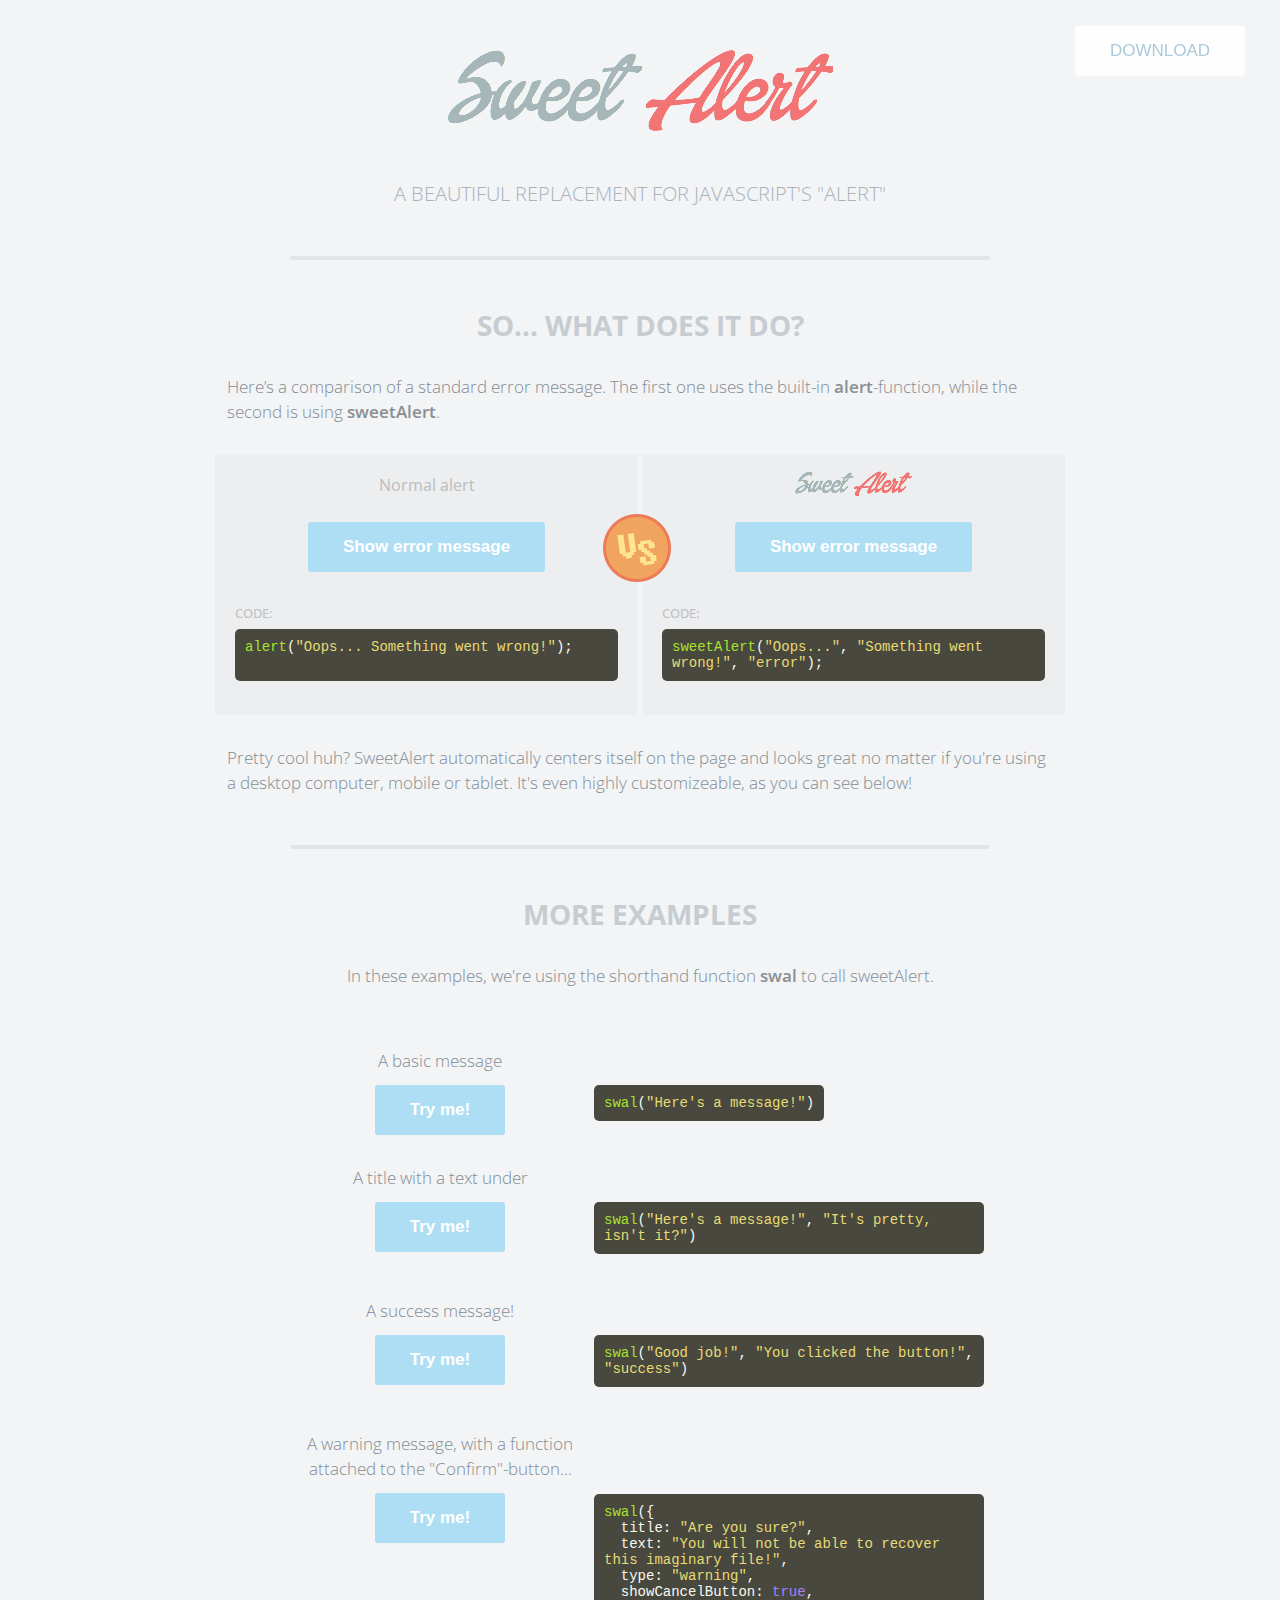
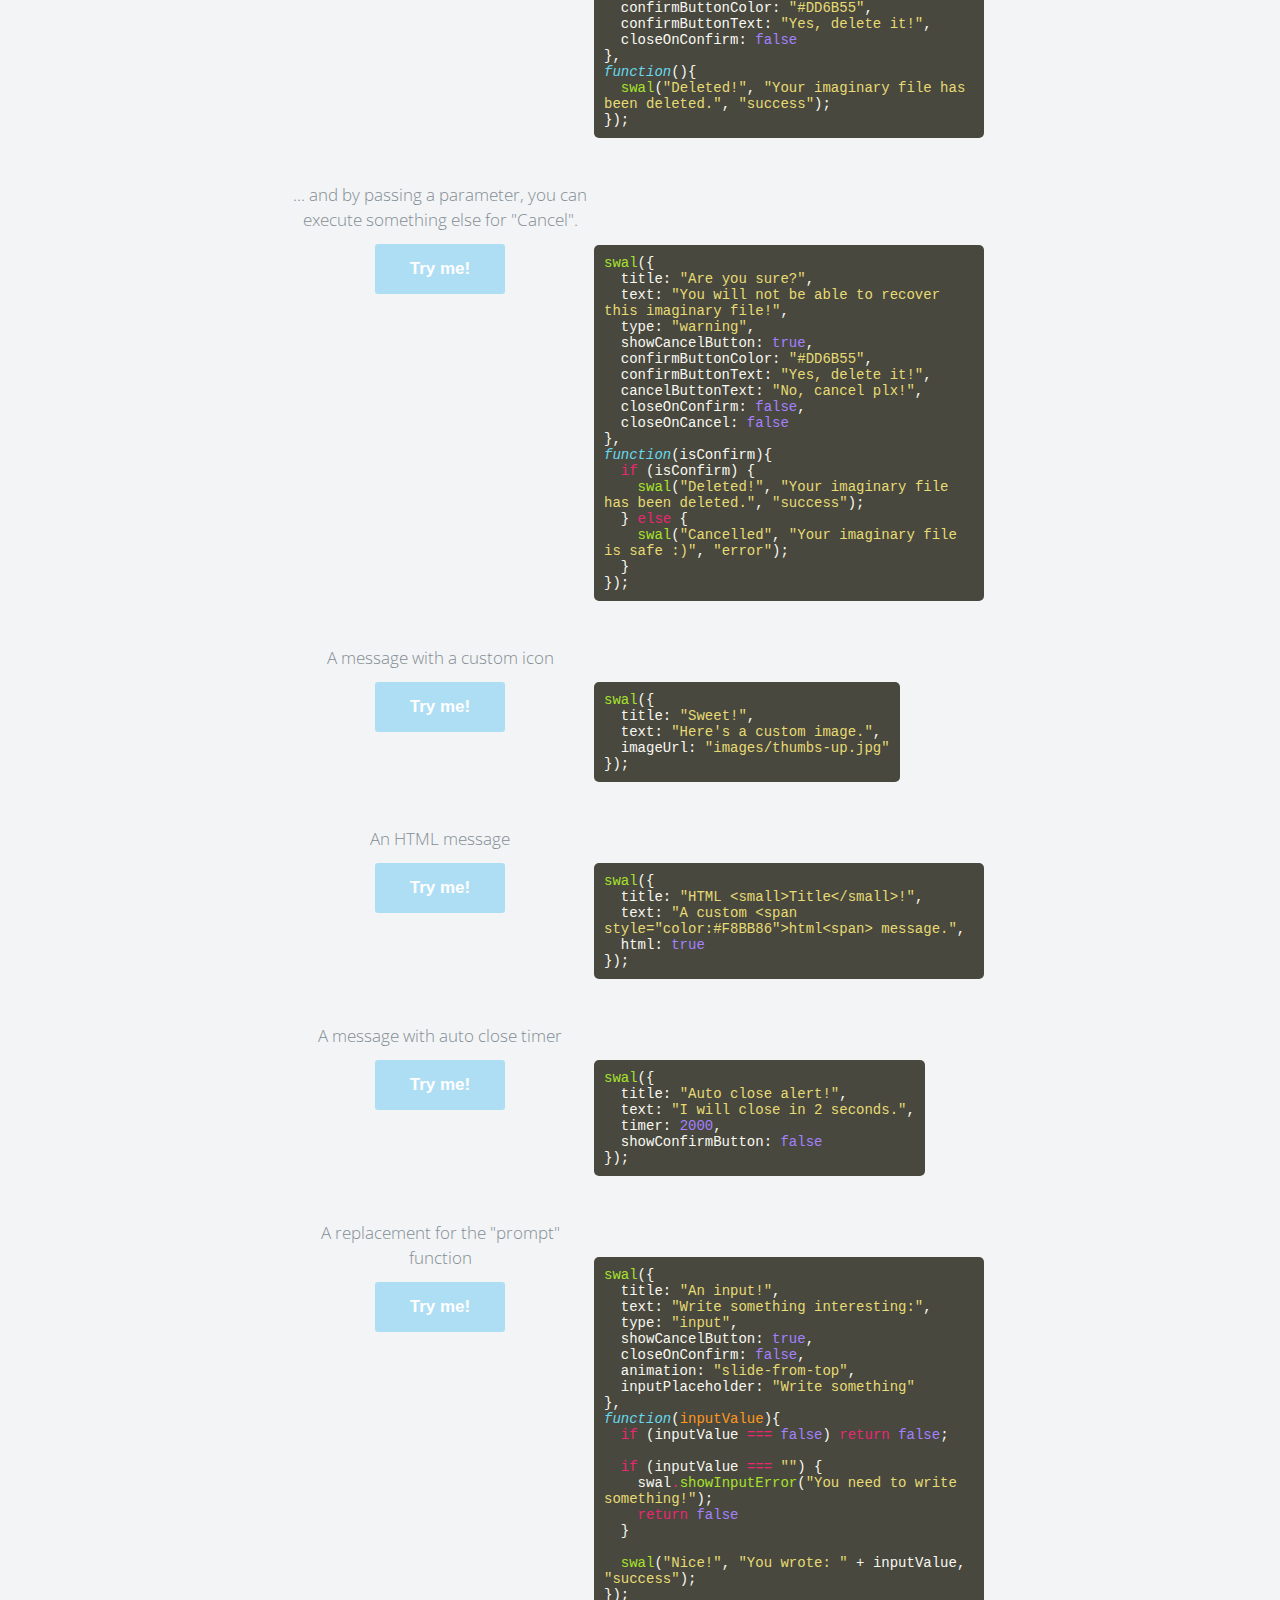
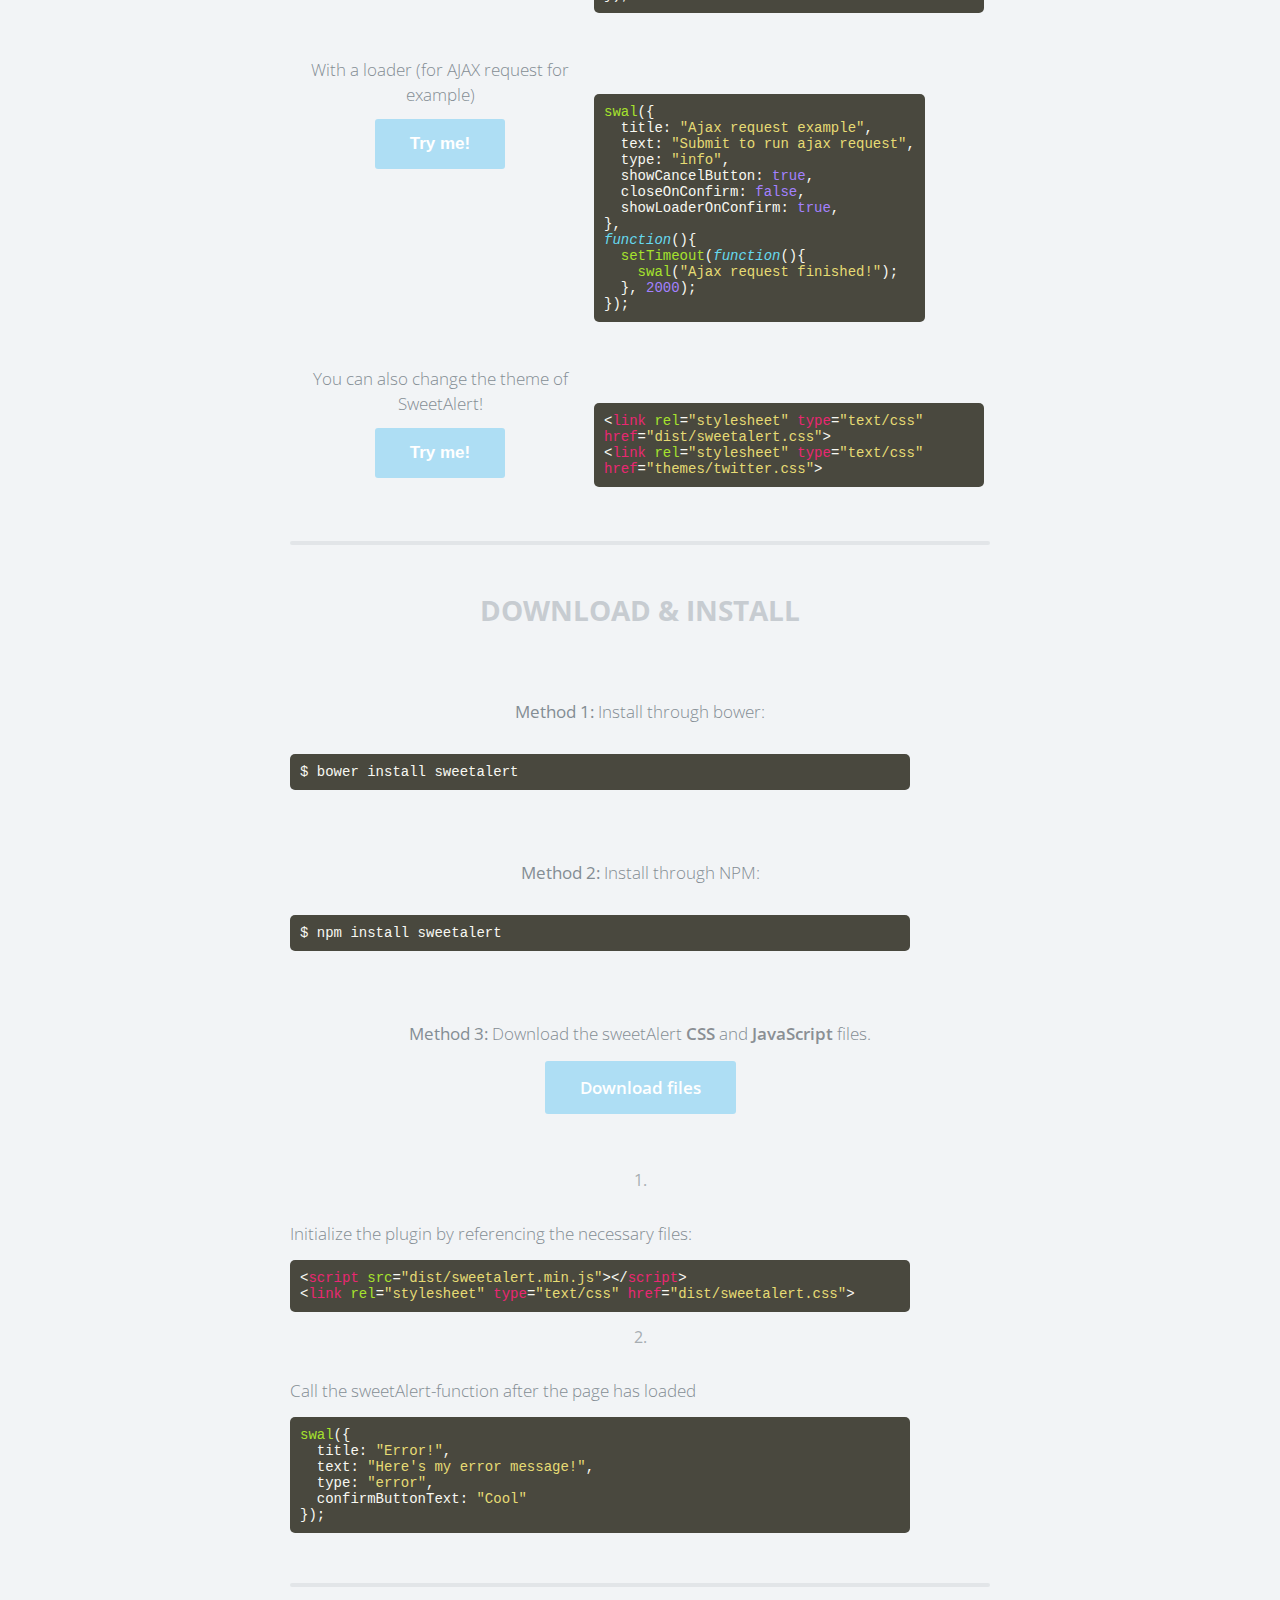
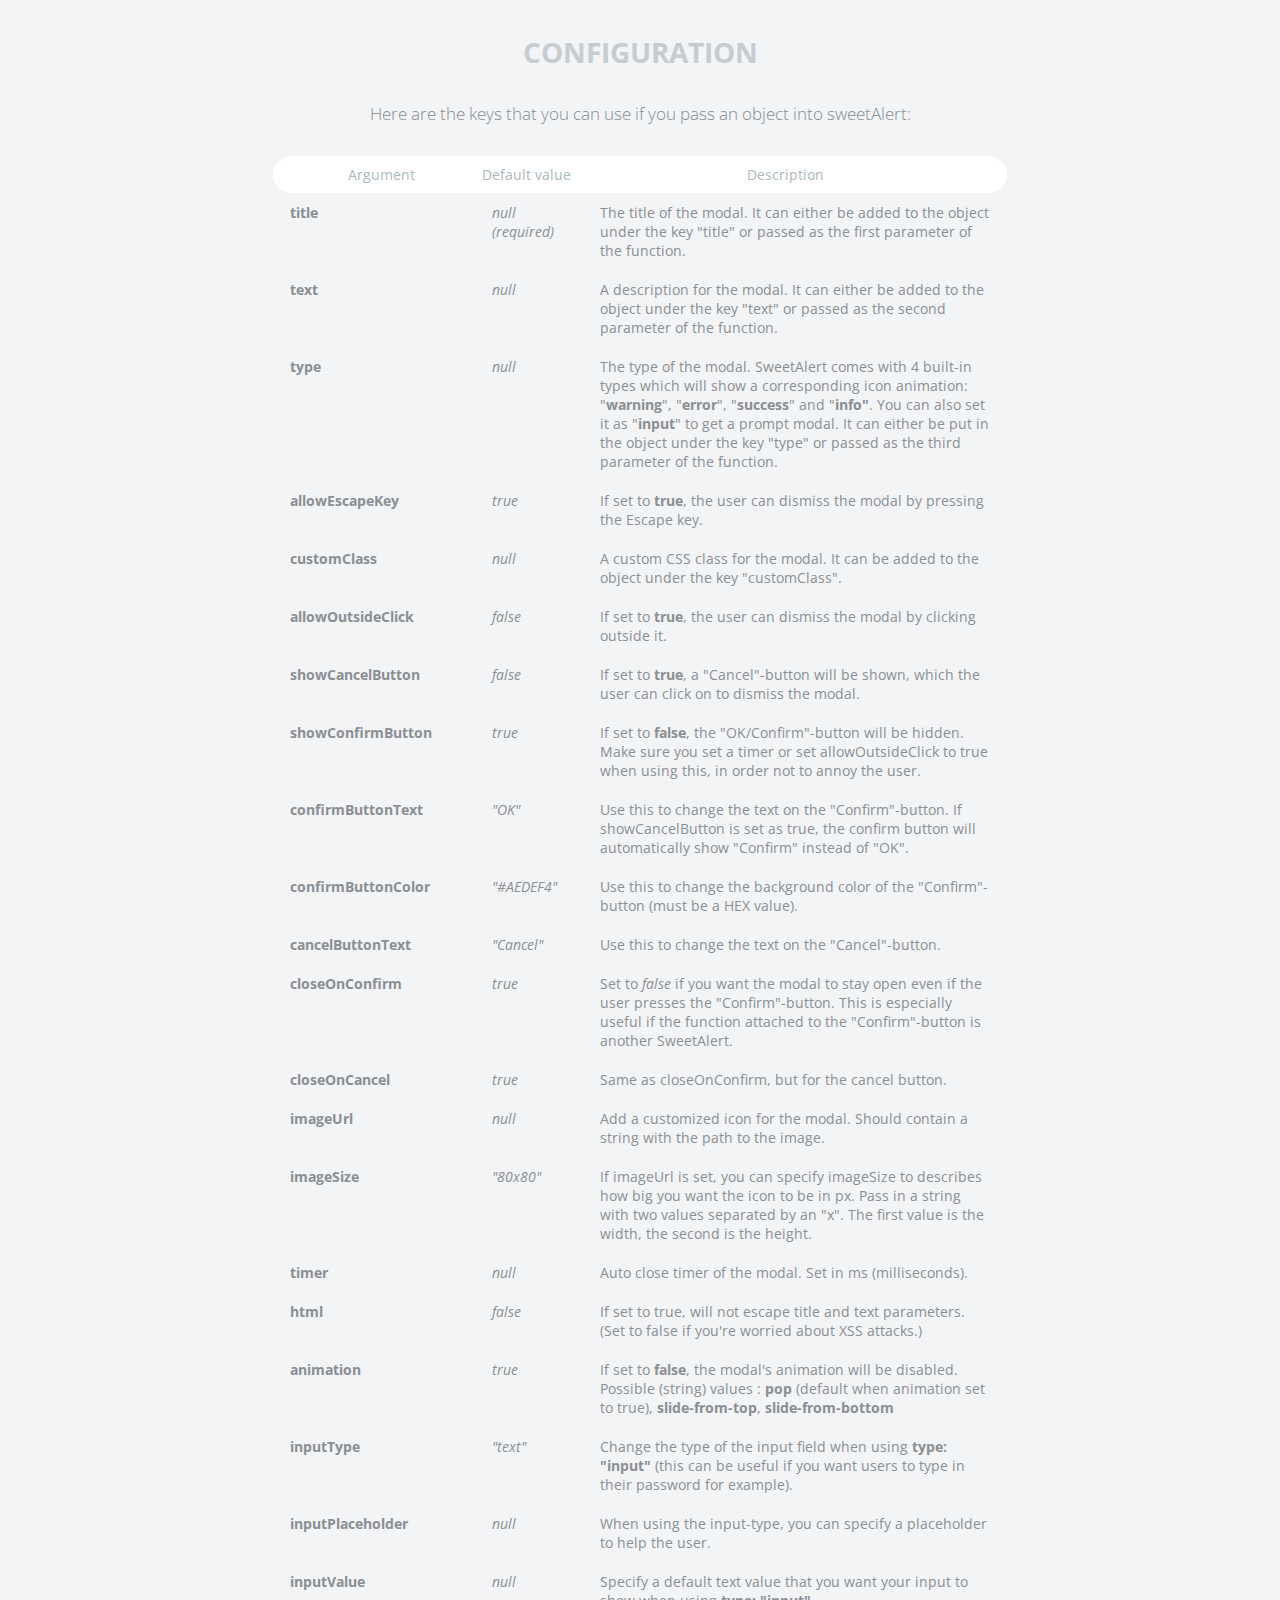
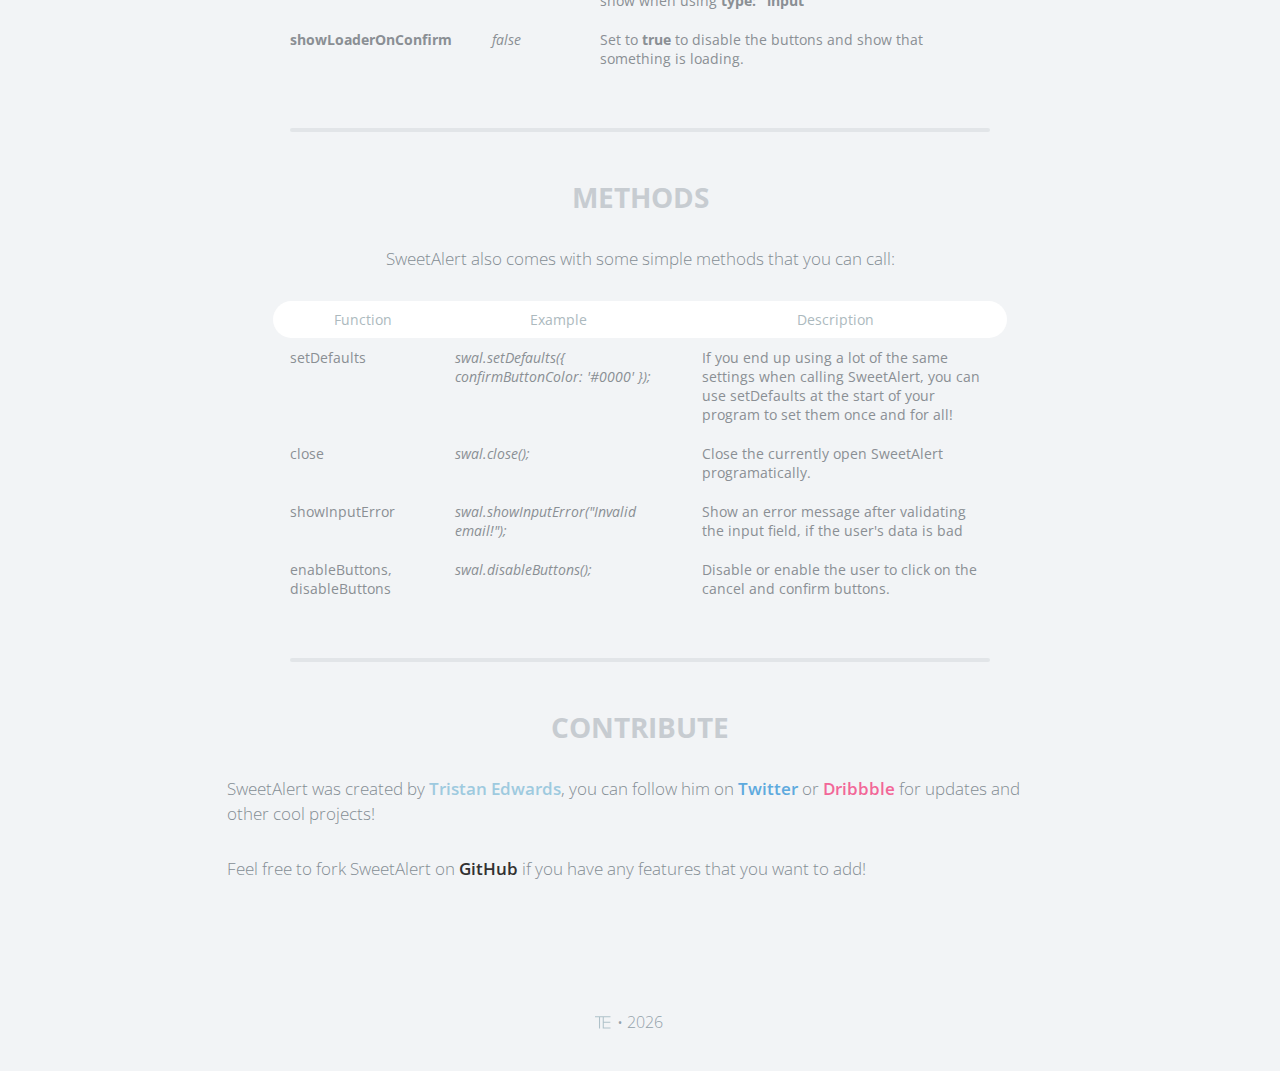
<file: ventor/sweetalert/index.html>
<!doctype html>

<html>

<head>
  <meta charset="utf-8">
  <meta name="viewport" content="width=device-width, initial-scale=1, maximum-scale=1, user-scalable=0" />
  <title>SweetAlert</title>

  <link rel="stylesheet" href="example/example.css">
  <script src="https://code.jquery.com/jquery-2.1.3.min.js"></script>

  <!-- This is what you need -->
  <script src="dist/sweetalert-dev.js"></script>
  <link rel="stylesheet" href="dist/sweetalert.css">
  <!--.......................-->

</head>

<body>

<h1>Sweet Alert</h1>
<h2>A beautiful replacement for JavaScript's "Alert"</h2>
<button class="download">Download</button>

<!-- What does it do? -->
<h3>So... What does it do?</h3>
<p>Here’s a comparison of a standard error message. The first one uses the built-in <strong>alert</strong>-function, while the second is using <strong>sweetAlert</strong>.</p>

<div class="showcase normal">
	<h4>Normal alert</h4>
	<button>Show error message</button>

	<h5>Code:</h5>
	<pre><span class="attr">alert</span>(<span class="str">"Oops... Something went wrong!"</span>);

	</pre>

	<div class="vs-icon"></div>
</div>

<div class="showcase sweet">
	<h4>Sweet Alert</h4>
	<button>Show error message</button>

	<h5>Code:</h5>
	<pre><span class="attr">sweetAlert</span>(<span class="str">"Oops..."</span>, <span class="str">"Something went wrong!"</span>, <span class="str">"error"</span>);</pre>
</div>

<p>Pretty cool huh? SweetAlert automatically centers itself on the page and looks great no matter if you're using a desktop computer, mobile or tablet. It's even highly customizeable, as you can see below!</p>


<!-- Examples -->
<h3>More examples</h3>

<p class="center">In these examples, we're using the shorthand function <strong>swal</strong> to call sweetAlert.</p>

<ul class="examples">

	<li class="message">
		<div class="ui">
			<p>A basic message</p>
			<button>Try me!</button>
		</div>
		<pre><span class="attr">swal</span>(<span class="str">"Here's a message!"</span>)</pre>
	</li>

	<li class="title-text">
		<div class="ui">
			<p>A title with a text under</p>
			<button>Try me!</button>
		</div>
		<pre><span class="attr">swal</span>(<span class="str">"Here's a message!"</span>, <span class="str">"It's pretty, isn't it?"</span>)</pre>
	</li>

	<li class="success">
		<div class="ui">
			<p>A success message!</p>
			<button>Try me!</button>
		</div>
		<pre><span class="attr">swal</span>(<span class="str">"Good job!"</span>, <span class="str">"You clicked the button!"</span>, <span class="str">"success"</span>)</pre>
	</li>

	<li class="warning confirm">
		<div class="ui">
			<p>A warning message, with a function attached to the "Confirm"-button...</p>
			<button>Try me!</button>
		</div>
		<pre><span class="attr">swal</span>({
&nbsp;&nbsp;title: <span class="str">"Are you sure?"</span>,
&nbsp;&nbsp;text: <span class="str">"You will not be able to recover this imaginary file!"</span>,
&nbsp;&nbsp;type: <span class="str">"warning"</span>,
&nbsp;&nbsp;showCancelButton: <span class="val">true</span>,
&nbsp;&nbsp;confirmButtonColor: <span class="str">"#DD6B55"</span>,
&nbsp;&nbsp;confirmButtonText: <span class="str">"Yes, delete it!"</span>,
&nbsp;&nbsp;closeOnConfirm: <span class="val">false</span>
},
<span class="func"><i>function</i></span>(){
&nbsp;&nbsp;<span class="attr">swal</span>(<span class="str">"Deleted!"</span>, <span class="str">"Your imaginary file has been deleted."</span>, <span class="str">"success"</span>);
});</pre>
	</li>

	<li class="warning cancel">
		<div class="ui">
			<p>... and by passing a parameter, you can execute something else for "Cancel".</p>
			<button>Try me!</button>
		</div>
		<pre><span class="attr">swal</span>({
&nbsp;&nbsp;title: <span class="str">"Are you sure?"</span>,
&nbsp;&nbsp;text: <span class="str">"You will not be able to recover this imaginary file!"</span>,
&nbsp;&nbsp;type: <span class="str">"warning"</span>,
&nbsp;&nbsp;showCancelButton: <span class="val">true</span>,
&nbsp;&nbsp;confirmButtonColor: <span class="str">"#DD6B55"</span>,
&nbsp;&nbsp;confirmButtonText: <span class="str">"Yes, delete it!"</span>,
&nbsp;&nbsp;cancelButtonText: <span class="str">"No, cancel plx!"</span>,
&nbsp;&nbsp;closeOnConfirm: <span class="val">false</span>,
&nbsp;&nbsp;closeOnCancel: <span class="val">false</span>
},
<span class="func"><i>function</i></span>(isConfirm){
&nbsp;&nbsp;<span class="tag">if</span> (isConfirm) {
&nbsp;&nbsp;&nbsp;&nbsp;<span class="attr">swal</span>(<span class="str">"Deleted!"</span>, <span class="str">"Your imaginary file has been deleted."</span>, <span class="str">"success"</span>);
&nbsp;&nbsp;} <span class="tag">else</span> {
	&nbsp;&nbsp;&nbsp;&nbsp;<span class="attr">swal</span>(<span class="str">"Cancelled"</span>, <span class="str">"Your imaginary file is safe :)"</span>, <span class="str">"error"</span>);
&nbsp;&nbsp;}
});</pre>
	</li>

	<li class="custom-icon">
		<div class="ui">
			<p>A message with a custom icon</p>
			<button>Try me!</button>
		</div>
		<pre><span class="attr">swal</span>({
&nbsp;&nbsp;title: <span class="str">"Sweet!"</span>,
&nbsp;&nbsp;text: <span class="str">"Here's a custom image."</span>,
&nbsp;&nbsp;imageUrl: <span class="str">"images/thumbs-up.jpg"</span>
});</pre>
	</li>

	<li class="message-html">
		<div class="ui">
			<p>An HTML message</p>
			<button>Try me!</button>
		</div>
		<pre><span class="attr">swal</span>({
&nbsp;&nbsp;title: <span class="str">"HTML &lt;small&gt;Title&lt;/small&gt;!"</span>,
&nbsp;&nbsp;text: <span class="str">"A custom &lt;span style="color:#F8BB86"&gt;html&lt;span&gt; message."</span>,
&nbsp;&nbsp;html: <span class="val">true</span>
});</pre>
	</li>

	<li class="timer">
		<div class="ui">
			<p>A message with auto close timer</p>
			<button>Try me!</button>
		</div>
		<pre><span class="attr">swal</span>({
&nbsp;&nbsp;title: <span class="str">"Auto close alert!"</span>,
&nbsp;&nbsp;text: <span class="str">"I will close in 2 seconds."</span>,
&nbsp;&nbsp;timer: <span class="val">2000</span>,
&nbsp;&nbsp;showConfirmButton: <span class="val">false</span>
});</pre>
	</li>


	<li class="input">
		<div class="ui">
			<p>A replacement for the "prompt" function</p>
			<button>Try me!</button>
		</div>
		<pre><span class="attr">swal</span>({
&nbsp;&nbsp;title: <span class="str">"An input!"</span>,
&nbsp;&nbsp;text: <span class="str">"Write something interesting:"</span>,
&nbsp;&nbsp;type: <span class="str">"input"</span>,
&nbsp;&nbsp;showCancelButton: <span class="val">true</span>,
&nbsp;&nbsp;closeOnConfirm: <span class="val">false</span>,
&nbsp;&nbsp;animation: <span class="str">"slide-from-top"</span>,
&nbsp;&nbsp;inputPlaceholder: <span class="str">"Write something"</span>
},
<span class="func"><i>function</i></span>(<span class="arg">inputValue</span>){
&nbsp;&nbsp;<span class="tag">if</span> (inputValue <span class="tag">===</span> <span class="val">false</span>) <span class="tag">return</span> <span class="val">false</span>;
&nbsp;&nbsp;
&nbsp;&nbsp;<span class="tag">if</span> (inputValue <span class="tag">===</span> <span class="str">""</span>) {
&nbsp;&nbsp;&nbsp;&nbsp;swal<span class="tag">.</span><span class="attr">showInputError</span>(<span class="str">"You need to write something!"</span>);
&nbsp;&nbsp;&nbsp;&nbsp;<span class="tag">return</span> <span class="val">false</span>
&nbsp;&nbsp;}
&nbsp;&nbsp;
&nbsp;&nbsp;<span class="attr">swal</span>(<span class="str">"Nice!"</span>, <span class="str">"You wrote: "</span> + inputValue, <span class="str">"success"</span>);
});</pre>
	</li>

  <li class="ajax">
    <div class="ui">
			<p>With a loader (for AJAX request for example)</p>
			<button>Try me!</button>
		</div>
		<pre><span class="attr">swal</span>({
&nbsp;&nbsp;title: <span class="str">"Ajax request example"</span>,
&nbsp;&nbsp;text: <span class="str">"Submit to run ajax request"</span>,
&nbsp;&nbsp;type: <span class="str">"info"</span>,
&nbsp;&nbsp;showCancelButton: <span class="val">true</span>,
&nbsp;&nbsp;closeOnConfirm: <span class="val">false</span>,
&nbsp;&nbsp;showLoaderOnConfirm: <span class="val">true</span>,
},
<span class="func"><i>function</i></span>(){
&nbsp;&nbsp;<span class="attr">setTimeout</span>(<span class="func"><i>function</i></span>(){
&nbsp;&nbsp;&nbsp;&nbsp;<span class="attr">swal</span>(<span class="str">"Ajax request finished!"</span>);
&nbsp;&nbsp;}, <span class="val">2000</span>);
});</pre>
	</li>

	<li class="theme">
		<div class="ui">
			<p>You can also change the theme of SweetAlert!</p>
			<button>Try me!</button>
		</div>
		<pre>&lt;<span class="tag">link</span> <span class="attr">rel</span>=<span class="str">"stylesheet"</span> <span class="tag">type</span>=<span class="str">"text/css"</span> <span class="tag">href</span>=<span class="str">"dist/sweetalert.css"</span>&gt;
			&lt;<span class="tag">link</span> <span class="attr">rel</span>=<span class="str">"stylesheet"</span> <span class="tag">type</span>=<span class="str">"text/css"</span> <span class="tag">href</span>=<span class="str">"themes/twitter.css"</span>&gt;</pre>
	</li>

</ul>


<!-- Download & Install -->
<h3 id="download-section">Download & install</h3>

<div class="center-container">
	<p class="center"><b>Method 1:</b> Install through bower:</p>
	<pre class="center">$ bower install sweetalert</pre>
</div>

<div class="center-container">
	<p class="center"><b>Method 2:</b> Install through NPM:</p>
	<pre class="center">$ npm install sweetalert</pre>
</div>

<p class="center"><b>Method 3:</b> Download the sweetAlert <strong>CSS</strong> and <strong>JavaScript</strong> files.</p>

<a class="button" href="https://github.com/t4t5/sweetalert/archive/master.zip" download>Download files</a>

<ol>
	<li>
		<p>Initialize the plugin by referencing the necessary files:</p>
		<pre>&lt;<span class="tag">script</span> <span class="attr">src</span>=<span class="str">"dist/sweetalert.min.js"</span>&gt;&lt;/<span class="tag">script</span>&gt;
&lt;<span class="tag">link</span> <span class="attr">rel</span>=<span class="str">"stylesheet"</span> <span class="tag">type</span>=<span class="str">"text/css"</span> <span class="tag">href</span>=<span class="str">"dist/sweetalert.css"</span>&gt;</pre>
	</li>

	<li>
		<p>Call the sweetAlert-function after the page has loaded</p>
		<pre><span class="attr">swal</span>({
&nbsp;&nbsp;title: <span class="str">"Error!"</span>,
&nbsp;&nbsp;text: <span class="str">"Here's my error message!"</span>,
&nbsp;&nbsp;type: <span class="str">"error"</span>,
&nbsp;&nbsp;confirmButtonText: <span class="str">"Cool"</span>
});
</pre>
	</li>
</ol>



<!-- Configuration -->
<h3>Configuration</h3>

<p class="center">Here are the keys that you can use if you pass an object into sweetAlert:</p>

<table>
	<tr class="titles">
		<th>
			<div class="border-left"></div>
			Argument
		</th>
		<th>Default value</th>
		<th>
			<div class="border-right"></div>
			Description
		</th>
	</tr>
	<tr>
		<td><b>title</b></td>
		<td><i>null (required)</i></td>
		<td>The title of the modal. It can either be added to the object under the key "title" or passed as the first parameter of the function.</td>
	</tr>
	<tr>
		<td><b>text</b></td>
		<td><i>null</i></td>
		<td>A description for the modal. It can either be added to the object under the key "text" or passed as the second parameter of the function.</td>
	</tr>
	<tr>
		<td><b>type</b></td>
		<td><i>null</i></td>
		<td>The type of the modal. SweetAlert comes with 4 built-in types which will show a corresponding icon animation: "<strong>warning</strong>", "<strong>error</strong>", "<strong>success</strong>" and "<strong>info"</strong>. You can also set it as "<strong>input</strong>" to get a prompt modal. It can either be put in the object under the key "type" or passed as the third parameter of the function.</td>
	</tr>
    <tr>
      <td><b>allowEscapeKey</b></td>
      <td><i>true</i></td>
      <td>If set to <strong>true</strong>, the user can dismiss the modal by pressing the Escape key.</td>
    </tr>
	<tr>
		<td><b>customClass</b></td>
		<td><i>null</i></td>
		<td>A custom CSS class for the modal. It can be added to the object under the key "customClass".</td>
	</tr>
	<tr>
		<td><b>allowOutsideClick</b></td>
		<td><i>false</i></td>
		<td>If set to <strong>true</strong>, the user can dismiss the modal by clicking outside it.</td>
	</tr>
	<tr>
		<td><b>showCancelButton</b></td>
		<td><i>false</i></td>
		<td>If set to <strong>true</strong>, a "Cancel"-button will be shown, which the user can click on to dismiss the modal.</td>
	</tr>
	<tr>
		<td><b>showConfirmButton</b></td>
		<td><i>true</i></td>
		<td>If set to <strong>false</strong>, the "OK/Confirm"-button will be hidden. Make sure you set a timer or set allowOutsideClick to true when using this, in order not to annoy the user.</td>
	</tr>
	<tr>
		<td><b>confirmButtonText</b></td>
		<td><i>"OK"</i></td>
		<td>Use this to change the text on the "Confirm"-button. If showCancelButton is set as true, the confirm button will automatically show "Confirm" instead of "OK".</td>
	</tr>
	<tr>
		<td><b>confirmButtonColor</b></td>
		<td><i>"#AEDEF4"</i></td>
		<td>Use this to change the background color of the "Confirm"-button (must be a HEX value).</td>
	</tr>
	<tr>
		<td><b>cancelButtonText</b></td>
		<td><i>"Cancel"</i></td>
		<td>Use this to change the text on the "Cancel"-button.</td>
	</tr>
	<tr>
		<td><b>closeOnConfirm</b></td>
		<td><i>true</i></td>
		<td>Set to <i>false</i> if you want the modal to stay open even if the user presses the "Confirm"-button. This is especially useful if the function attached to the "Confirm"-button is another SweetAlert.</td>
	</tr>
	<tr>
		<td><b>closeOnCancel</b></td>
		<td><i>true</i></td>
		<td>Same as closeOnConfirm, but for the cancel button.</td>
	</tr>
	<tr>
		<td><b>imageUrl</b></td>
		<td><i>null</i></td>
		<td>Add a customized icon for the modal. Should contain a string with the path to the image.</td>
	</tr>
	<tr>
		<td><b>imageSize</b></td>
		<td><i>"80x80"</i></td>
		<td>If imageUrl is set, you can specify imageSize to describes how big you want the icon to be in px. Pass in a string with two values separated by an "x". The first value is the width, the second is the height.</td>
	</tr>
	<tr>
		<td><b>timer</b></td>
		<td><i>null</i></td>
		<td>Auto close timer of the modal. Set in ms (milliseconds).</td>
	</tr>
	<tr>
		<td><b>html</b></td>
		<td><i>false</i></td>
		<td>If set to true, will not escape title and text parameters. (Set to false if you're worried about XSS attacks.)</td>
	</tr>
	<tr>
		<td><b>animation</b></td>
		<td><i>true</i></td>
		<td>If set to <strong>false</strong>, the modal's animation will be disabled. Possible (string) values : <strong>pop</strong> (default when animation set to true), <strong>slide-from-top</strong>, <strong>slide-from-bottom</strong></td>
	</tr>
	<tr>
		<td><b>inputType</b></td>
		<td><i>"text"</i></td>
		<td>Change the type of the input field when using <strong>type: "input"</strong> (this can be useful if you want users to type in their password for example).</td>
	</tr>
	<tr>
		<td><b>inputPlaceholder</b></td>
		<td><i>null</i></td>
		<td>When using the input-type, you can specify a placeholder to help the user.</td>
	</tr>
	<tr>
		<td><b>inputValue</b></td>
		<td><i>null</i></td>
		<td>Specify a default text value that you want your input to show when using <strong>type: "input"</strong></td>
	</tr>
	<tr>
		<td><b>showLoaderOnConfirm</b></td>
		<td><i>false</i></td>
    <td>Set to <strong>true</strong> to disable the buttons and show that something is loading.</td>
	</tr>
</table>


<!-- Methods -->
<h3>Methods</h3>

<p class="center">SweetAlert also comes with some simple methods that you can call:</p>

<table>
	<tr class="titles">
		<th>
			<div class="border-left"></div>
			Function
		</th>
		<th>Example</th>
		<th>
			<div class="border-right"></div>
			Description
		</th>
	</tr>
	<tr>
		<td>setDefaults</td>
		<td><i>swal.setDefaults({ confirmButtonColor: '#0000' });</i></td>
		<td>If you end up using a lot of the same settings when calling SweetAlert, you can use setDefaults at the start of your program to set them once and for all!</td>
	</tr>
	<tr>
		<td>close</td>
		<td><i>swal.close();</i></td>
		<td>Close the currently open SweetAlert programatically.</td>
	</tr>
	<tr>
		<td>showInputError</td>
		<td><i>swal.showInputError("Invalid email!");</i></td>
		<td>Show an error message after validating the input field, if the user's data is bad</td>
	</tr>
	<tr>
		<td>enableButtons, disableButtons</td>
		<td><i>swal.disableButtons();</i></td>
		<td>Disable or enable the user to click on the cancel and confirm buttons.</td>
	</tr>
</table>



<!-- Contribute -->
<h3>Contribute</h3>
<p>SweetAlert was created by <a href="http://tristanedwards.me" target="_blank">Tristan Edwards</a>, you can follow him on <a href="https://twitter.com/t4t5" target="_blank" class="twitter">Twitter</a> or <a href="https://dribbble.com/tristanedwards" target="_blank" class="dribbble">Dribbble</a> for updates and other cool projects!</p>
<p>Feel free to fork SweetAlert on <a href="https://github.com/t4t5/sweetalert" class="github">GitHub</a> if you have any features that you want to add!</p>


<footer>
	<span class="te-logo">TE</span> • <script>document.write(new Date().getFullYear())</script>
</footer>


<script>

document.querySelector('button.download').onclick = function(){
	$("html, body").animate({ scrollTop: $("#download-section").offset().top }, 1000);
};

document.querySelector('.showcase.normal button').onclick = function(){
	alert("Oops... Something went wrong!");
};

document.querySelector('.showcase.sweet button').onclick = function(){
	swal("Oops...", "Something went wrong!", "error");
};

document.querySelector('ul.examples li.message button').onclick = function(){
	swal("Here's a message!");
};

document.querySelector('ul.examples li.timer button').onclick = function(){
	swal({
		title: "Auto close alert!",
		text: "I will close in 2 seconds.",
		timer: 2000,
		showConfirmButton: false
	});
};

document.querySelector('ul.examples li.title-text button').onclick = function(){
	swal("Here's a message!", "It's pretty, isn't it?");
};

document.querySelector('ul.examples li.success button').onclick = function(){
	swal("Good job!", "You clicked the button!", "success");
};

document.querySelector('ul.examples li.warning.confirm button').onclick = function(){
	swal({
		title: "Are you sure?",
		text: "You will not be able to recover this imaginary file!",
		type: "warning",
		showCancelButton: true,
		confirmButtonColor: '#DD6B55',
		confirmButtonText: 'Yes, delete it!',
		closeOnConfirm: false
	},
	function(){
		swal("Deleted!", "Your imaginary file has been deleted!", "success");
	});
};

document.querySelector('ul.examples li.warning.cancel button').onclick = function(){
	swal({
		title: "Are you sure?",
		text: "You will not be able to recover this imaginary file!",
		type: "warning",
		showCancelButton: true,
		confirmButtonColor: '#DD6B55',
		confirmButtonText: 'Yes, delete it!',
		cancelButtonText: "No, cancel plx!",
		closeOnConfirm: false,
		closeOnCancel: false
	},
	function(isConfirm){
    if (isConfirm){
      swal("Deleted!", "Your imaginary file has been deleted!", "success");
    } else {
      swal("Cancelled", "Your imaginary file is safe :)", "error");
    }
	});
};

document.querySelector('ul.examples li.custom-icon button').onclick = function(){
	swal({
		title: "Sweet!",
		text: "Here's a custom image.",
		imageUrl: 'example/images/thumbs-up.jpg'
	});
};

document.querySelector('ul.examples li.message-html button').onclick = function(){
	swal({
		title: "HTML <small>Title</small>!",
		text: 'A custom <span style="color:#F8BB86">html</span> message.',
		html: true
	});
};

document.querySelector('ul.examples li.input button').onclick = function(){
	swal({
		title: "An input!",
		text: 'Write something interesting:',
		type: 'input',
		showCancelButton: true,
		closeOnConfirm: false,
		animation: "slide-from-top",
		inputPlaceholder: "Write something",
	},
	function(inputValue){
		if (inputValue === false) return false;

		if (inputValue === "") {
			swal.showInputError("You need to write something!");
			return false;
		}
    
		swal("Nice!", 'You wrote: ' + inputValue, "success");

	});
};

document.querySelector('ul.examples li.theme button').onclick = function() {
	swal({
		title: "Themes!",
		text: "Here's the Twitter theme for SweetAlert!",
		confirmButtonText: "Cool!",
		customClass: 'twitter'
	});
};

document.querySelector('ul.examples li.ajax button').onclick = function() {
  swal({
    title: 'Ajax request example',
    text: 'Submit to run ajax request',
    type: 'info',
    showCancelButton: true,
    closeOnConfirm: false,
    showLoaderOnConfirm: true,
  }, function(){
    setTimeout(function() {
      swal('Ajax request finished!');
    }, 2000);
  });
};

</script>



</body>

</html>
</file>
<file: ventor/sweetalert/example/example.css>
@import url(http://fonts.googleapis.com/css?family=Open+Sans:400,600,700,300);
@import url(http://fonts.googleapis.com/css?family=Open+Sans+Condensed:700);
body {
  background-color: #f2f4f6;
  font-family: 'Open Sans', sans-serif;
  text-align: center; }

h1 {
  background-image: url("images/logo_big.png");
  background-image: -webkit-image-set(url("images/logo_big.png") 1x, url("images/logo_big@2x.png") 2x);
  width: 385px;
  height: 81px;
  text-indent: -9999px;
  white-space: nowrap;
  margin: 50px auto; }
  @media all and (max-width: 420px) {
    h1 {
      width: 300px;
      background-size: contain;
      background-repeat: no-repeat;
      background-position: center; } }
  @media all and (max-width: 330px) {
    h1 {
      width: 250px; } }

h2 {
  font-size: 20px;
  color: #A9B2BC;
  line-height: 25px;
  text-transform: uppercase;
  font-weight: 300;
  text-align: center;
  display: block; }

h3 {
  font-size: 28px;
  color: #C7CCD1;
  text-transform: uppercase;
  font-family: 'Open Sans Condensed', sans-serif;
  margin-top: 100px;
  text-align: center;
  position: relative; }
  h3#download-section {
    margin-top: 50px;
    padding-top: 40px; }
  h3::after {
    content: "";
    background-color: #e2e5e8;
    height: 4px;
    width: 700px;
    left: 50%;
    margin-left: -350px;
    position: absolute;
    margin-top: -50px;
    border-radius: 2px; }
    @media all and (max-width: 740px) {
      h3::after {
        width: auto;
        left: 20px;
        right: 20px;
        margin-left: 0; } }

a {
  text-decoration: none; }

p {
  max-width: 826px;
  margin: 30px auto;
  font-size: 17px;
  font-weight: 300;
  color: #848D94;
  line-height: 25px;
  text-align: left; }
  p.center {
    text-align: center; }
  p strong {
    color: #8A8F94;
    font-weight: 600; }
  p a {
    color: #9ECADF;
    font-weight: 600; }
    p a:hover {
      text-decoration: underline; }
    p a.twitter {
      color: #5eaade; }
    p a.dribbble {
      color: #f26798; }
    p a.github {
      color: #323131; }

button, .button {
  background-color: #AEDEF4;
  color: white;
  border: none;
  box-shadow: none;
  font-size: 17px;
  font-weight: 500;
  font-weight: 600;
  border-radius: 3px;
  padding: 15px 35px;
  margin: 26px 5px 0 5px;
  cursor: pointer; }
  button:focus, .button:focus {
    outline: none; }
  button:hover, .button:hover {
    background-color: #a1d9f2; }
  button:active, .button:active {
    background-color: #81ccee; }
  button.cancel, .button.cancel {
    background-color: #D0D0D0; }
    button.cancel:hover, .button.cancel:hover {
      background-color: #c8c8c8; }
    button.cancel:active, .button.cancel:active {
      background-color: #b6b6b6; }
  button.download, .button.download {
    position: fixed;
    right: 30px;
    top: 0;
    background-color: rgba(255, 255, 255, 0.9);
    color: #ABCADA;
    font-weight: 500;
    text-transform: uppercase;
    z-index: 3; }
    @media all and (max-width: 1278px) {
      button.download, .button.download {
        display: none; } }

.center-container {
  max-width: 700px;
  margin: 70px auto; }

pre {
  background-color: #49483e;
  color: #f8f8f2;
  padding: 10px;
  border-radius: 5px;
  white-space: pre-line;
  text-align: left;
  font-size: 14px;
  max-width: 600px; }
  pre .str {
    color: #e6db74; }
  pre .func {
    color: #66d9ef; }
  pre .val {
    color: #a381ff; }
  pre .tag {
    color: #e92772; }
  pre .attr {
    color: #a6e22d; }
  pre .arg {
    color: #fd9720; }

.showcase {
  background-color: #eceef0;
  padding: 20px;
  display: inline-block;
  width: 383px;
  vertical-align: top;
  position: relative; }
  @media all and (max-width: 865px) {
    .showcase {
      margin: 5px auto;
      padding: 46px 20px; } }
  @media all and (max-width: 440px) {
    .showcase {
      width: auto; } }
  .showcase h4 {
    font-size: 16px;
    color: #BCBCBC;
    line-height: 22px;
    margin: 0 auto;
    font-weight: 400; }
  .showcase.sweet h4 {
    width: 117px;
    height: 25px;
    margin-top: -3px;
    text-indent: -9999px;
    background-image: url("images/logo_small.png");
    background-image: -webkit-image-set(url("images/logo_small.png") 1x, url("images/logo_small@2x.png") 2x); }
  .showcase h5 {
    margin-bottom: -7px;
    text-align: left;
    font-weight: 500;
    text-transform: uppercase;
    color: #c2c2c2; }
  .showcase button {
    margin-bottom: 10px; }
  .showcase .vs-icon {
    background-image: url("images/vs_icon.png");
    background-image: -webkit-image-set(url("images/vs_icon.png") 1x, url("images/vs_icon@2x.png") 2x);
    width: 69px;
    height: 69px;
    position: absolute;
    right: -34px;
    top: 60px;
    z-index: 2; }
    @media all and (max-width: 865px) {
      .showcase .vs-icon {
        margin: 5px auto;
        right: auto;
        left: 50%;
        margin-left: -35px;
        top: auto;
        bottom: -35px; } }

ul.examples {
  list-style-type: none;
  width: 700px;
  margin: 0 auto;
  text-align: left;
  padding-left: 0; }
  @media all and (max-width: 758px) {
    ul.examples {
      width: auto; } }
  ul.examples li {
    padding-left: 0; }
  ul.examples .ui, ul.examples pre {
    display: inline-block;
    vertical-align: top; }
    @media all and (max-width: 758px) {
      ul.examples .ui, ul.examples pre {
        display: block;
        max-width: none;
        margin: 0 auto; } }
  ul.examples .ui {
    width: 300px;
    text-align: center; }
    ul.examples .ui button {
      margin-top: 12px; }
    ul.examples .ui p {
      text-align: center;
      margin-bottom: 0; }
  ul.examples pre {
    max-width: 370px;
    margin-top: 67px; }
    @media all and (max-width: 758px) {
      ul.examples pre {
        margin-top: 16px !important;
        margin-bottom: 60px; } }
  ul.examples .warning pre {
    margin-top: 93px; }

ol {
  max-width: 700px;
  margin: 70px auto;
  list-style-position: inside;
  padding-left: 0; }
  ol li {
    color: #A7ADB2; }
    ol li p {
      margin-bottom: 10px; }

table {
  width: 700px;
  font-size: 14px;
  color: #8a8f94;
  margin: 10px auto;
  text-align: left;
  border-collapse: collapse; }
  @media all and (max-width: 750px) {
    table {
      width: auto;
      margin: 10px 20px; } }
  table th {
    background-color: white;
    padding: 9px;
    color: #acb9be;
    font-weight: 400;
    text-align: center;
    position: relative; }
    table th .border-left, table th .border-right {
      position: absolute;
      background-color: white;
      border-radius: 50%;
      top: 0;
      left: -17px;
      width: 37px;
      height: 37px; }
    table th .border-right {
      left: auto;
      right: -17px; }
    @media all and (max-width: 750px) {
      table th:nth-child(2) {
        display: none; } }
  table td {
    padding: 10px 20px;
    vertical-align: top; }
    table td:first-child {
      padding-left: 0px; }
    table td:last-child {
      padding-right: 0px; }
    @media all and (max-width: 750px) {
      table td:nth-child(2) {
        display: none; } }
    @media all and (max-width: 360px) {
      table td {
        padding: 10px 4px; }
        table td b {
          font-size: 13px; } }

footer {
  margin-top: 100px;
  padding-bottom: 30px;
  color: #9A999F;
  display: inline-block;
  position: relative;
  color: gray;
  font-weight: 400;
  color: #93a1aa;
  font-weight: 300; }
  footer .te-logo {
    text-indent: -99999px;
    background-size: contain;
    background-repeat: no-repeat;
    background-position: center center;
    height: 16px;
    width: 16px;
    display: inline-block;
    margin-right: 5px;
    background-image: url("images/te-logo-small.svg");
    position: absolute;
    left: -22px;
    top: 3px; }

.sweet-alert.twitter {
  font-family: "Helvetica Neue", Helvetica, Arial, sans-serif;
  padding: 15px;
  padding-top: 55px;
  text-align: right;
  border-radius: 6px;
  box-shadow: 0px 0px 0px 1px rgba(0, 0, 0, 0.11), 0px 6px 30px rgba(0, 0, 0, 0.14); }
  .sweet-alert.twitter ~ .sweet-overlay {
    background: rgba(41, 47, 51, 0.9); }
  .sweet-alert.twitter h2 {
    position: absolute;
    top: 0;
    left: 0;
    right: 0;
    height: 40px;
    line-height: 40px;
    font-size: 16px;
    font-weight: 400;
    color: #8899a6;
    margin: 0;
    color: #66757f;
    border-bottom: 1px solid #e1e8ed; }
  .sweet-alert.twitter p {
    display: block;
    text-align: center;
    color: #66757f;
    font-weight: 400;
    font-size: 13px;
    margin-top: 7px; }
  .sweet-alert.twitter .sa-button-container {
    background-color: #f5f8fa;
    border-top: 1px solid #e1e8ed;
    box-shadow: 0px -1px 0px white;
    margin: -15px;
    margin-top: 0; }
  .sweet-alert.twitter[data-has-confirm-button=false][data-has-cancel-button=false] {
    padding-bottom: 10px; }
    .sweet-alert.twitter[data-has-confirm-button=false][data-has-cancel-button=false] .sa-button-container {
      display: none; }
  .sweet-alert.twitter button {
    border-radius: 2px;
    box-shadow: none !important;
    text-shadow: 0px -1px 0px rgba(0, 0, 0, 0.3);
    margin: 17px 0px;
    border-radius: 4px;
    font-size: 14px;
    font-weight: 600;
    padding: 8px 16px;
    position: relative; }
    .sweet-alert.twitter button:focus, .sweet-alert.twitter button.cancel:focus {
      box-shadow: none !important; }
      .sweet-alert.twitter button:focus::before, .sweet-alert.twitter button.cancel:focus::before {
        content: "";
        position: absolute;
        left: -5px;
        top: -5px;
        right: -5px;
        bottom: -5px;
        border: 2px solid #a5b0b4;
        border-radius: 8px; }
    .sweet-alert.twitter button.confirm {
      background-color: #55acee !important;
      background-image: linear-gradient(transparent, rgba(0, 0, 0, 0.05));
      -ms-filter: "progid:DXImageTransform.Microsoft.gradient(startColorstr=#00000000, endColorstr=#0C000000)";
      border: 1px solid #3b88c3;
      box-shadow: inset 0 1px 0 rgba(255, 255, 255, 0.15);
      margin-right: 15px; }
      .sweet-alert.twitter button.confirm:hover {
        background-color: #55acee;
        background-image: linear-gradient(transparent, rgba(0, 0, 0, 0.15));
        -ms-filter: "progid:DXImageTransform.Microsoft.gradient(startColorstr=#00000000, endColorstr=#26000000)";
        border-color: #3b88c3; }
    .sweet-alert.twitter button.cancel {
      color: #66757e;
      background-color: #f5f8fa;
      background-image: linear-gradient(#fff, #f5f8fa);
      text-shadow: 0px -1px 0px white;
      margin-right: 9px;
      border: 1px solid #e1e8ed; }
      .sweet-alert.twitter button.cancel:hover, .sweet-alert.twitter button.cancel:focus:hover {
        background-color: #e1e8ed;
        background-image: linear-gradient(#fff, #e1e8ed);
        -ms-filter: "progid:DXImageTransform.Microsoft.gradient(enabled=false)";
        border-color: #e1e8ed; }
      .sweet-alert.twitter button.cancel:focus {
        background: #fff;
        border-color: #fff; }
  .sweet-alert.twitter .sa-icon {
    transform: scale(0.72);
    margin-bottom: -2px;
    margin-top: -10px; }
  .sweet-alert.twitter input {
    border: 1px solid #e1e8ed;
    border-radius: 3px;
    padding: 10px 7px;
    height: auto;
    box-shadow: none;
    font-size: 13px;
    margin: 10px 0; }
    .sweet-alert.twitter input:focus {
      border-color: #94A1A6;
      box-shadow: inset 0 0 0 1px rgba(77, 99, 107, 0.7); }
  .sweet-alert.twitter fieldset .sa-input-error {
    display: none; }
  .sweet-alert.twitter .sa-error-container {
    text-align: center;
    border: none;
    background-color: #fbedc0;
    margin-bottom: 6px; }
    .sweet-alert.twitter .sa-error-container.show {
      border: 1px solid #f0e1b9; }
    .sweet-alert.twitter .sa-error-container .icon {
      display: none; }
    .sweet-alert.twitter .sa-error-container p {
      color: #292f33;
      font-weight: 600;
      margin-top: 0; }
</file>
<file: ventor/sweetalert/dist/sweetalert.css>
body.stop-scrolling {
  height: 100%;
  overflow: hidden; }

.sweet-overlay {
  background-color: black;
  /* IE8 */
  -ms-filter: "progid:DXImageTransform.Microsoft.Alpha(Opacity=40)";
  /* IE8 */
  background-color: rgba(0, 0, 0, 0.4);
  position: fixed;
  left: 0;
  right: 0;
  top: 0;
  bottom: 0;
  display: none;
  z-index: 10000; }

.sweet-alert {
  background-color: white;
  font-family: 'Open Sans', 'Helvetica Neue', Helvetica, Arial, sans-serif;
  width: 478px;
  padding: 17px;
  border-radius: 5px;
  text-align: center;
  position: fixed;
  left: 50%;
  top: 50%;
  margin-left: -256px;
  margin-top: -200px;
  overflow: hidden;
  display: none;
  z-index: 99999; }
  @media all and (max-width: 540px) {
    .sweet-alert {
      width: auto;
      margin-left: 0;
      margin-right: 0;
      left: 15px;
      right: 15px; } }
  .sweet-alert h2 {
    color: #575757;
    font-size: 30px;
    text-align: center;
    font-weight: 600;
    text-transform: none;
    position: relative;
    margin: 25px 0;
    padding: 0;
    line-height: 40px;
    display: block; }
  .sweet-alert p {
    color: #797979;
    font-size: 16px;
    text-align: center;
    font-weight: 300;
    position: relative;
    text-align: inherit;
    float: none;
    margin: 0;
    padding: 0;
    line-height: normal; }
  .sweet-alert fieldset {
    border: none;
    position: relative; }
  .sweet-alert .sa-error-container {
    background-color: #f1f1f1;
    margin-left: -17px;
    margin-right: -17px;
    overflow: hidden;
    padding: 0 10px;
    max-height: 0;
    webkit-transition: padding 0.15s, max-height 0.15s;
    transition: padding 0.15s, max-height 0.15s; }
    .sweet-alert .sa-error-container.show {
      padding: 10px 0;
      max-height: 100px;
      webkit-transition: padding 0.2s, max-height 0.2s;
      transition: padding 0.25s, max-height 0.25s; }
    .sweet-alert .sa-error-container .icon {
      display: inline-block;
      width: 24px;
      height: 24px;
      border-radius: 50%;
      background-color: #ea7d7d;
      color: white;
      line-height: 24px;
      text-align: center;
      margin-right: 3px; }
    .sweet-alert .sa-error-container p {
      display: inline-block; }
  .sweet-alert .sa-input-error {
    position: absolute;
    top: 29px;
    right: 26px;
    width: 20px;
    height: 20px;
    opacity: 0;
    -webkit-transform: scale(0.5);
    transform: scale(0.5);
    -webkit-transform-origin: 50% 50%;
    transform-origin: 50% 50%;
    -webkit-transition: all 0.1s;
    transition: all 0.1s; }
    .sweet-alert .sa-input-error::before, .sweet-alert .sa-input-error::after {
      content: "";
      width: 20px;
      height: 6px;
      background-color: #f06e57;
      border-radius: 3px;
      position: absolute;
      top: 50%;
      margin-top: -4px;
      left: 50%;
      margin-left: -9px; }
    .sweet-alert .sa-input-error::before {
      -webkit-transform: rotate(-45deg);
      transform: rotate(-45deg); }
    .sweet-alert .sa-input-error::after {
      -webkit-transform: rotate(45deg);
      transform: rotate(45deg); }
    .sweet-alert .sa-input-error.show {
      opacity: 1;
      -webkit-transform: scale(1);
      transform: scale(1); }
  .sweet-alert input {
    width: 100%;
    box-sizing: border-box;
    border-radius: 3px;
    border: 1px solid #d7d7d7;
    height: 43px;
    margin-top: 10px;
    margin-bottom: 17px;
    font-size: 18px;
    box-shadow: inset 0px 1px 1px rgba(0, 0, 0, 0.06);
    padding: 0 12px;
    display: none;
    -webkit-transition: all 0.3s;
    transition: all 0.3s; }
    .sweet-alert input:focus {
      outline: none;
      box-shadow: 0px 0px 3px #c4e6f5;
      border: 1px solid #b4dbed; }
      .sweet-alert input:focus::-moz-placeholder {
        transition: opacity 0.3s 0.03s ease;
        opacity: 0.5; }
      .sweet-alert input:focus:-ms-input-placeholder {
        transition: opacity 0.3s 0.03s ease;
        opacity: 0.5; }
      .sweet-alert input:focus::-webkit-input-placeholder {
        transition: opacity 0.3s 0.03s ease;
        opacity: 0.5; }
    .sweet-alert input::-moz-placeholder {
      color: #bdbdbd; }
    .sweet-alert input::-ms-clear {
      display: none; }
    .sweet-alert input:-ms-input-placeholder {
      color: #bdbdbd; }
    .sweet-alert input::-webkit-input-placeholder {
      color: #bdbdbd; }
  .sweet-alert.show-input input {
    display: block; }
  .sweet-alert .sa-confirm-button-container {
    display: inline-block;
    position: relative; }
  .sweet-alert .la-ball-fall {
    position: absolute;
    left: 50%;
    top: 50%;
    margin-left: -27px;
    margin-top: 4px;
    opacity: 0;
    visibility: hidden; }
  .sweet-alert button {
    background-color: #8CD4F5;
    color: white;
    border: none;
    box-shadow: none;
    font-size: 17px;
    font-weight: 500;
    -webkit-border-radius: 4px;
    border-radius: 5px;
    padding: 10px 32px;
    margin: 26px 5px 0 5px;
    cursor: pointer; }
    .sweet-alert button:focus {
      outline: none;
      box-shadow: 0 0 2px rgba(128, 179, 235, 0.5), inset 0 0 0 1px rgba(0, 0, 0, 0.05); }
    .sweet-alert button:hover {
      background-color: #7ecff4; }
    .sweet-alert button:active {
      background-color: #5dc2f1; }
    .sweet-alert button.cancel {
      background-color: #C1C1C1; }
      .sweet-alert button.cancel:hover {
        background-color: #b9b9b9; }
      .sweet-alert button.cancel:active {
        background-color: #a8a8a8; }
      .sweet-alert button.cancel:focus {
        box-shadow: rgba(197, 205, 211, 0.8) 0px 0px 2px, rgba(0, 0, 0, 0.0470588) 0px 0px 0px 1px inset !important; }
    .sweet-alert button[disabled] {
      opacity: .6;
      cursor: default; }
    .sweet-alert button.confirm[disabled] {
      color: transparent; }
      .sweet-alert button.confirm[disabled] ~ .la-ball-fall {
        opacity: 1;
        visibility: visible;
        transition-delay: 0s; }
    .sweet-alert button::-moz-focus-inner {
      border: 0; }
  .sweet-alert[data-has-cancel-button=false] button {
    box-shadow: none !important; }
  .sweet-alert[data-has-confirm-button=false][data-has-cancel-button=false] {
    padding-bottom: 40px; }
  .sweet-alert .sa-icon {
    width: 80px;
    height: 80px;
    border: 4px solid gray;
    -webkit-border-radius: 40px;
    border-radius: 40px;
    border-radius: 50%;
    margin: 20px auto;
    padding: 0;
    position: relative;
    box-sizing: content-box; }
    .sweet-alert .sa-icon.sa-error {
      border-color: #F27474; }
      .sweet-alert .sa-icon.sa-error .sa-x-mark {
        position: relative;
        display: block; }
      .sweet-alert .sa-icon.sa-error .sa-line {
        position: absolute;
        height: 5px;
        width: 47px;
        background-color: #F27474;
        display: block;
        top: 37px;
        border-radius: 2px; }
        .sweet-alert .sa-icon.sa-error .sa-line.sa-left {
          -webkit-transform: rotate(45deg);
          transform: rotate(45deg);
          left: 17px; }
        .sweet-alert .sa-icon.sa-error .sa-line.sa-right {
          -webkit-transform: rotate(-45deg);
          transform: rotate(-45deg);
          right: 16px; }
    .sweet-alert .sa-icon.sa-warning {
      border-color: #F8BB86; }
      .sweet-alert .sa-icon.sa-warning .sa-body {
        position: absolute;
        width: 5px;
        height: 47px;
        left: 50%;
        top: 10px;
        -webkit-border-radius: 2px;
        border-radius: 2px;
        margin-left: -2px;
        background-color: #F8BB86; }
      .sweet-alert .sa-icon.sa-warning .sa-dot {
        position: absolute;
        width: 7px;
        height: 7px;
        -webkit-border-radius: 50%;
        border-radius: 50%;
        margin-left: -3px;
        left: 50%;
        bottom: 10px;
        background-color: #F8BB86; }
    .sweet-alert .sa-icon.sa-info {
      border-color: #C9DAE1; }
      .sweet-alert .sa-icon.sa-info::before {
        content: "";
        position: absolute;
        width: 5px;
        height: 29px;
        left: 50%;
        bottom: 17px;
        border-radius: 2px;
        margin-left: -2px;
        background-color: #C9DAE1; }
      .sweet-alert .sa-icon.sa-info::after {
        content: "";
        position: absolute;
        width: 7px;
        height: 7px;
        border-radius: 50%;
        margin-left: -3px;
        top: 19px;
        background-color: #C9DAE1;
        left: 50%; }
    .sweet-alert .sa-icon.sa-success {
      border-color: #A5DC86; }
      .sweet-alert .sa-icon.sa-success::before, .sweet-alert .sa-icon.sa-success::after {
        content: '';
        -webkit-border-radius: 40px;
        border-radius: 40px;
        border-radius: 50%;
        position: absolute;
        width: 60px;
        height: 120px;
        background: white;
        -webkit-transform: rotate(45deg);
        transform: rotate(45deg); }
      .sweet-alert .sa-icon.sa-success::before {
        -webkit-border-radius: 120px 0 0 120px;
        border-radius: 120px 0 0 120px;
        top: -7px;
        left: -33px;
        -webkit-transform: rotate(-45deg);
        transform: rotate(-45deg);
        -webkit-transform-origin: 60px 60px;
        transform-origin: 60px 60px; }
      .sweet-alert .sa-icon.sa-success::after {
        -webkit-border-radius: 0 120px 120px 0;
        border-radius: 0 120px 120px 0;
        top: -11px;
        left: 30px;
        -webkit-transform: rotate(-45deg);
        transform: rotate(-45deg);
        -webkit-transform-origin: 0px 60px;
        transform-origin: 0px 60px; }
      .sweet-alert .sa-icon.sa-success .sa-placeholder {
        width: 80px;
        height: 80px;
        border: 4px solid rgba(165, 220, 134, 0.2);
        -webkit-border-radius: 40px;
        border-radius: 40px;
        border-radius: 50%;
        box-sizing: content-box;
        position: absolute;
        left: -4px;
        top: -4px;
        z-index: 2; }
      .sweet-alert .sa-icon.sa-success .sa-fix {
        width: 5px;
        height: 90px;
        background-color: white;
        position: absolute;
        left: 28px;
        top: 8px;
        z-index: 1;
        -webkit-transform: rotate(-45deg);
        transform: rotate(-45deg); }
      .sweet-alert .sa-icon.sa-success .sa-line {
        height: 5px;
        background-color: #A5DC86;
        display: block;
        border-radius: 2px;
        position: absolute;
        z-index: 2; }
        .sweet-alert .sa-icon.sa-success .sa-line.sa-tip {
          width: 25px;
          left: 14px;
          top: 46px;
          -webkit-transform: rotate(45deg);
          transform: rotate(45deg); }
        .sweet-alert .sa-icon.sa-success .sa-line.sa-long {
          width: 47px;
          right: 8px;
          top: 38px;
          -webkit-transform: rotate(-45deg);
          transform: rotate(-45deg); }
    .sweet-alert .sa-icon.sa-custom {
      background-size: contain;
      border-radius: 0;
      border: none;
      background-position: center center;
      background-repeat: no-repeat; }

/*
 * Animations
 */
@-webkit-keyframes showSweetAlert {
  0% {
    transform: scale(0.7);
    -webkit-transform: scale(0.7); }
  45% {
    transform: scale(1.05);
    -webkit-transform: scale(1.05); }
  80% {
    transform: scale(0.95);
    -webkit-transform: scale(0.95); }
  100% {
    transform: scale(1);
    -webkit-transform: scale(1); } }

@keyframes showSweetAlert {
  0% {
    transform: scale(0.7);
    -webkit-transform: scale(0.7); }
  45% {
    transform: scale(1.05);
    -webkit-transform: scale(1.05); }
  80% {
    transform: scale(0.95);
    -webkit-transform: scale(0.95); }
  100% {
    transform: scale(1);
    -webkit-transform: scale(1); } }

@-webkit-keyframes hideSweetAlert {
  0% {
    transform: scale(1);
    -webkit-transform: scale(1); }
  100% {
    transform: scale(0.5);
    -webkit-transform: scale(0.5); } }

@keyframes hideSweetAlert {
  0% {
    transform: scale(1);
    -webkit-transform: scale(1); }
  100% {
    transform: scale(0.5);
    -webkit-transform: scale(0.5); } }

@-webkit-keyframes slideFromTop {
  0% {
    top: 0%; }
  100% {
    top: 50%; } }

@keyframes slideFromTop {
  0% {
    top: 0%; }
  100% {
    top: 50%; } }

@-webkit-keyframes slideToTop {
  0% {
    top: 50%; }
  100% {
    top: 0%; } }

@keyframes slideToTop {
  0% {
    top: 50%; }
  100% {
    top: 0%; } }

@-webkit-keyframes slideFromBottom {
  0% {
    top: 70%; }
  100% {
    top: 50%; } }

@keyframes slideFromBottom {
  0% {
    top: 70%; }
  100% {
    top: 50%; } }

@-webkit-keyframes slideToBottom {
  0% {
    top: 50%; }
  100% {
    top: 70%; } }

@keyframes slideToBottom {
  0% {
    top: 50%; }
  100% {
    top: 70%; } }

.showSweetAlert[data-animation=pop] {
  -webkit-animation: showSweetAlert 0.3s;
  animation: showSweetAlert 0.3s; }

.showSweetAlert[data-animation=none] {
  -webkit-animation: none;
  animation: none; }

.showSweetAlert[data-animation=slide-from-top] {
  -webkit-animation: slideFromTop 0.3s;
  animation: slideFromTop 0.3s; }

.showSweetAlert[data-animation=slide-from-bottom] {
  -webkit-animation: slideFromBottom 0.3s;
  animation: slideFromBottom 0.3s; }

.hideSweetAlert[data-animation=pop] {
  -webkit-animation: hideSweetAlert 0.2s;
  animation: hideSweetAlert 0.2s; }

.hideSweetAlert[data-animation=none] {
  -webkit-animation: none;
  animation: none; }

.hideSweetAlert[data-animation=slide-from-top] {
  -webkit-animation: slideToTop 0.4s;
  animation: slideToTop 0.4s; }

.hideSweetAlert[data-animation=slide-from-bottom] {
  -webkit-animation: slideToBottom 0.3s;
  animation: slideToBottom 0.3s; }

@-webkit-keyframes animateSuccessTip {
  0% {
    width: 0;
    left: 1px;
    top: 19px; }
  54% {
    width: 0;
    left: 1px;
    top: 19px; }
  70% {
    width: 50px;
    left: -8px;
    top: 37px; }
  84% {
    width: 17px;
    left: 21px;
    top: 48px; }
  100% {
    width: 25px;
    left: 14px;
    top: 45px; } }

@keyframes animateSuccessTip {
  0% {
    width: 0;
    left: 1px;
    top: 19px; }
  54% {
    width: 0;
    left: 1px;
    top: 19px; }
  70% {
    width: 50px;
    left: -8px;
    top: 37px; }
  84% {
    width: 17px;
    left: 21px;
    top: 48px; }
  100% {
    width: 25px;
    left: 14px;
    top: 45px; } }

@-webkit-keyframes animateSuccessLong {
  0% {
    width: 0;
    right: 46px;
    top: 54px; }
  65% {
    width: 0;
    right: 46px;
    top: 54px; }
  84% {
    width: 55px;
    right: 0px;
    top: 35px; }
  100% {
    width: 47px;
    right: 8px;
    top: 38px; } }

@keyframes animateSuccessLong {
  0% {
    width: 0;
    right: 46px;
    top: 54px; }
  65% {
    width: 0;
    right: 46px;
    top: 54px; }
  84% {
    width: 55px;
    right: 0px;
    top: 35px; }
  100% {
    width: 47px;
    right: 8px;
    top: 38px; } }

@-webkit-keyframes rotatePlaceholder {
  0% {
    transform: rotate(-45deg);
    -webkit-transform: rotate(-45deg); }
  5% {
    transform: rotate(-45deg);
    -webkit-transform: rotate(-45deg); }
  12% {
    transform: rotate(-405deg);
    -webkit-transform: rotate(-405deg); }
  100% {
    transform: rotate(-405deg);
    -webkit-transform: rotate(-405deg); } }

@keyframes rotatePlaceholder {
  0% {
    transform: rotate(-45deg);
    -webkit-transform: rotate(-45deg); }
  5% {
    transform: rotate(-45deg);
    -webkit-transform: rotate(-45deg); }
  12% {
    transform: rotate(-405deg);
    -webkit-transform: rotate(-405deg); }
  100% {
    transform: rotate(-405deg);
    -webkit-transform: rotate(-405deg); } }

.animateSuccessTip {
  -webkit-animation: animateSuccessTip 0.75s;
  animation: animateSuccessTip 0.75s; }

.animateSuccessLong {
  -webkit-animation: animateSuccessLong 0.75s;
  animation: animateSuccessLong 0.75s; }

.sa-icon.sa-success.animate::after {
  -webkit-animation: rotatePlaceholder 4.25s ease-in;
  animation: rotatePlaceholder 4.25s ease-in; }

@-webkit-keyframes animateErrorIcon {
  0% {
    transform: rotateX(100deg);
    -webkit-transform: rotateX(100deg);
    opacity: 0; }
  100% {
    transform: rotateX(0deg);
    -webkit-transform: rotateX(0deg);
    opacity: 1; } }

@keyframes animateErrorIcon {
  0% {
    transform: rotateX(100deg);
    -webkit-transform: rotateX(100deg);
    opacity: 0; }
  100% {
    transform: rotateX(0deg);
    -webkit-transform: rotateX(0deg);
    opacity: 1; } }

.animateErrorIcon {
  -webkit-animation: animateErrorIcon 0.5s;
  animation: animateErrorIcon 0.5s; }

@-webkit-keyframes animateXMark {
  0% {
    transform: scale(0.4);
    -webkit-transform: scale(0.4);
    margin-top: 26px;
    opacity: 0; }
  50% {
    transform: scale(0.4);
    -webkit-transform: scale(0.4);
    margin-top: 26px;
    opacity: 0; }
  80% {
    transform: scale(1.15);
    -webkit-transform: scale(1.15);
    margin-top: -6px; }
  100% {
    transform: scale(1);
    -webkit-transform: scale(1);
    margin-top: 0;
    opacity: 1; } }

@keyframes animateXMark {
  0% {
    transform: scale(0.4);
    -webkit-transform: scale(0.4);
    margin-top: 26px;
    opacity: 0; }
  50% {
    transform: scale(0.4);
    -webkit-transform: scale(0.4);
    margin-top: 26px;
    opacity: 0; }
  80% {
    transform: scale(1.15);
    -webkit-transform: scale(1.15);
    margin-top: -6px; }
  100% {
    transform: scale(1);
    -webkit-transform: scale(1);
    margin-top: 0;
    opacity: 1; } }

.animateXMark {
  -webkit-animation: animateXMark 0.5s;
  animation: animateXMark 0.5s; }

@-webkit-keyframes pulseWarning {
  0% {
    border-color: #F8D486; }
  100% {
    border-color: #F8BB86; } }

@keyframes pulseWarning {
  0% {
    border-color: #F8D486; }
  100% {
    border-color: #F8BB86; } }

.pulseWarning {
  -webkit-animation: pulseWarning 0.75s infinite alternate;
  animation: pulseWarning 0.75s infinite alternate; }

@-webkit-keyframes pulseWarningIns {
  0% {
    background-color: #F8D486; }
  100% {
    background-color: #F8BB86; } }

@keyframes pulseWarningIns {
  0% {
    background-color: #F8D486; }
  100% {
    background-color: #F8BB86; } }

.pulseWarningIns {
  -webkit-animation: pulseWarningIns 0.75s infinite alternate;
  animation: pulseWarningIns 0.75s infinite alternate; }

@-webkit-keyframes rotate-loading {
  0% {
    transform: rotate(0deg); }
  100% {
    transform: rotate(360deg); } }

@keyframes rotate-loading {
  0% {
    transform: rotate(0deg); }
  100% {
    transform: rotate(360deg); } }

/* Internet Explorer 9 has some special quirks that are fixed here */
/* The icons are not animated. */
/* This file is automatically merged into sweet-alert.min.js through Gulp */
/* Error icon */
.sweet-alert .sa-icon.sa-error .sa-line.sa-left {
  -ms-transform: rotate(45deg) \9; }

.sweet-alert .sa-icon.sa-error .sa-line.sa-right {
  -ms-transform: rotate(-45deg) \9; }

/* Success icon */
.sweet-alert .sa-icon.sa-success {
  border-color: transparent\9; }

.sweet-alert .sa-icon.sa-success .sa-line.sa-tip {
  -ms-transform: rotate(45deg) \9; }

.sweet-alert .sa-icon.sa-success .sa-line.sa-long {
  -ms-transform: rotate(-45deg) \9; }

/*!
 * Load Awesome v1.1.0 (http://github.danielcardoso.net/load-awesome/)
 * Copyright 2015 Daniel Cardoso <@DanielCardoso>
 * Licensed under MIT
 */
.la-ball-fall,
.la-ball-fall > div {
  position: relative;
  -webkit-box-sizing: border-box;
  -moz-box-sizing: border-box;
  box-sizing: border-box; }

.la-ball-fall {
  display: block;
  font-size: 0;
  color: #fff; }

.la-ball-fall.la-dark {
  color: #333; }

.la-ball-fall > div {
  display: inline-block;
  float: none;
  background-color: currentColor;
  border: 0 solid currentColor; }

.la-ball-fall {
  width: 54px;
  height: 18px; }

.la-ball-fall > div {
  width: 10px;
  height: 10px;
  margin: 4px;
  border-radius: 100%;
  opacity: 0;
  -webkit-animation: ball-fall 1s ease-in-out infinite;
  -moz-animation: ball-fall 1s ease-in-out infinite;
  -o-animation: ball-fall 1s ease-in-out infinite;
  animation: ball-fall 1s ease-in-out infinite; }

.la-ball-fall > div:nth-child(1) {
  -webkit-animation-delay: -200ms;
  -moz-animation-delay: -200ms;
  -o-animation-delay: -200ms;
  animation-delay: -200ms; }

.la-ball-fall > div:nth-child(2) {
  -webkit-animation-delay: -100ms;
  -moz-animation-delay: -100ms;
  -o-animation-delay: -100ms;
  animation-delay: -100ms; }

.la-ball-fall > div:nth-child(3) {
  -webkit-animation-delay: 0ms;
  -moz-animation-delay: 0ms;
  -o-animation-delay: 0ms;
  animation-delay: 0ms; }

.la-ball-fall.la-sm {
  width: 26px;
  height: 8px; }

.la-ball-fall.la-sm > div {
  width: 4px;
  height: 4px;
  margin: 2px; }

.la-ball-fall.la-2x {
  width: 108px;
  height: 36px; }

.la-ball-fall.la-2x > div {
  width: 20px;
  height: 20px;
  margin: 8px; }

.la-ball-fall.la-3x {
  width: 162px;
  height: 54px; }

.la-ball-fall.la-3x > div {
  width: 30px;
  height: 30px;
  margin: 12px; }

/*
 * Animation
 */
@-webkit-keyframes ball-fall {
  0% {
    opacity: 0;
    -webkit-transform: translateY(-145%);
    transform: translateY(-145%); }
  10% {
    opacity: .5; }
  20% {
    opacity: 1;
    -webkit-transform: translateY(0);
    transform: translateY(0); }
  80% {
    opacity: 1;
    -webkit-transform: translateY(0);
    transform: translateY(0); }
  90% {
    opacity: .5; }
  100% {
    opacity: 0;
    -webkit-transform: translateY(145%);
    transform: translateY(145%); } }

@-moz-keyframes ball-fall {
  0% {
    opacity: 0;
    -moz-transform: translateY(-145%);
    transform: translateY(-145%); }
  10% {
    opacity: .5; }
  20% {
    opacity: 1;
    -moz-transform: translateY(0);
    transform: translateY(0); }
  80% {
    opacity: 1;
    -moz-transform: translateY(0);
    transform: translateY(0); }
  90% {
    opacity: .5; }
  100% {
    opacity: 0;
    -moz-transform: translateY(145%);
    transform: translateY(145%); } }

@-o-keyframes ball-fall {
  0% {
    opacity: 0;
    -o-transform: translateY(-145%);
    transform: translateY(-145%); }
  10% {
    opacity: .5; }
  20% {
    opacity: 1;
    -o-transform: translateY(0);
    transform: translateY(0); }
  80% {
    opacity: 1;
    -o-transform: translateY(0);
    transform: translateY(0); }
  90% {
    opacity: .5; }
  100% {
    opacity: 0;
    -o-transform: translateY(145%);
    transform: translateY(145%); } }

@keyframes ball-fall {
  0% {
    opacity: 0;
    -webkit-transform: translateY(-145%);
    -moz-transform: translateY(-145%);
    -o-transform: translateY(-145%);
    transform: translateY(-145%); }
  10% {
    opacity: .5; }
  20% {
    opacity: 1;
    -webkit-transform: translateY(0);
    -moz-transform: translateY(0);
    -o-transform: translateY(0);
    transform: translateY(0); }
  80% {
    opacity: 1;
    -webkit-transform: translateY(0);
    -moz-transform: translateY(0);
    -o-transform: translateY(0);
    transform: translateY(0); }
  90% {
    opacity: .5; }
  100% {
    opacity: 0;
    -webkit-transform: translateY(145%);
    -moz-transform: translateY(145%);
    -o-transform: translateY(145%);
    transform: translateY(145%); } }
</file>
